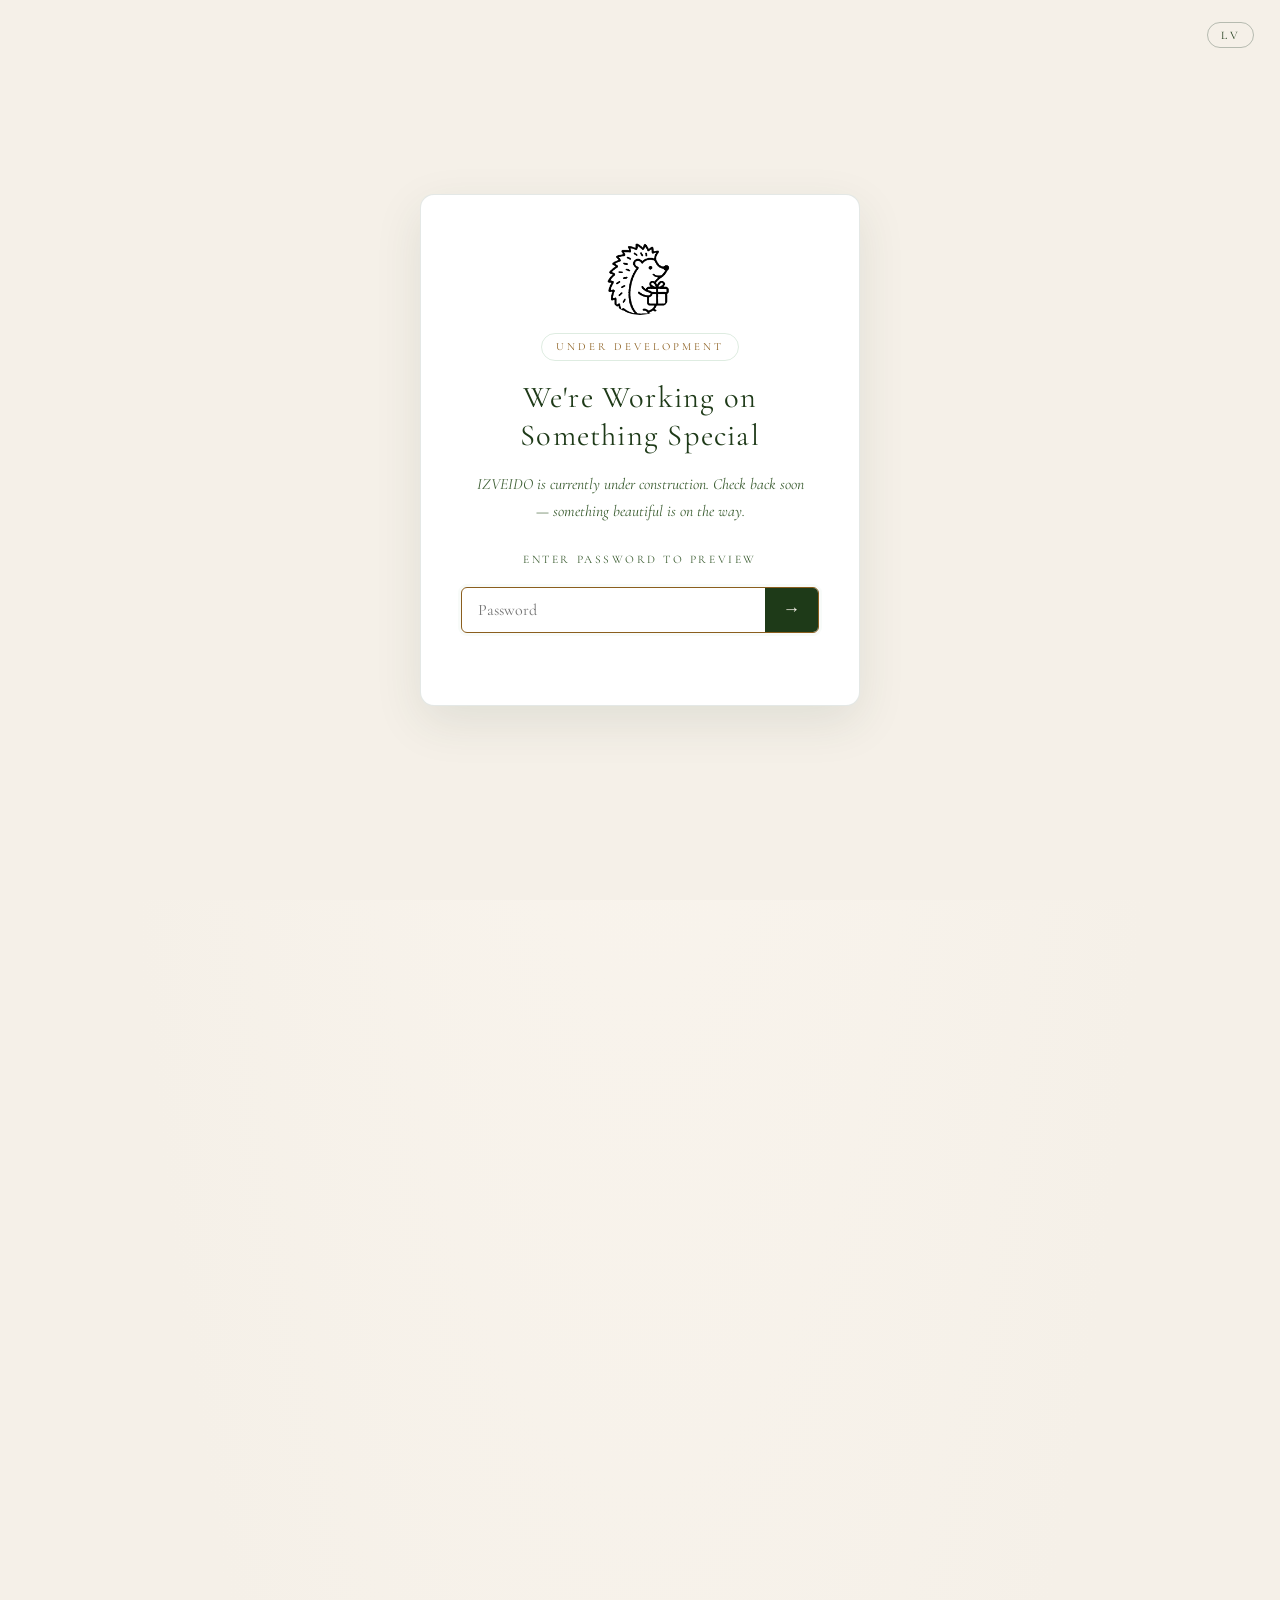
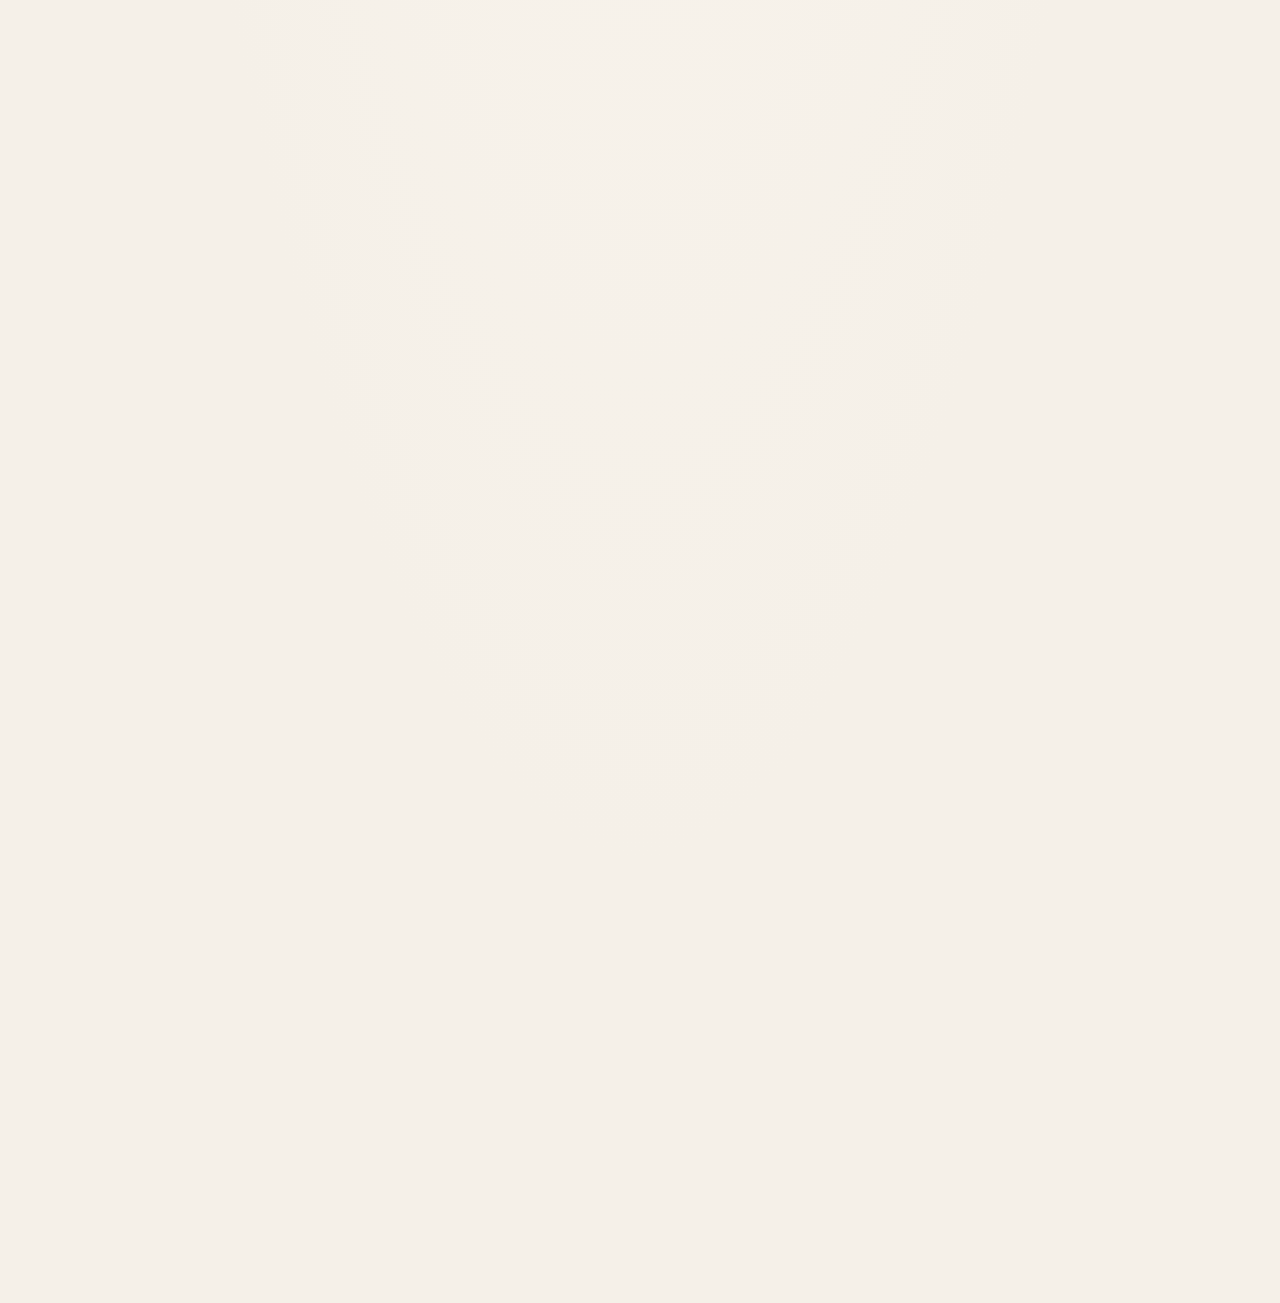
<file: gallery.html>
<!DOCTYPE html>
<html lang="en">
<head>
  <meta charset="UTF-8" />
  <meta name="viewport" content="width=device-width, initial-scale=1.0" />
  <title>Gallery — IZVEIDO</title>
  <meta name="description" content="Browse the work of IZVEIDO — custom engravings on wood, glass, apparel, and more." />
  <link rel="preconnect" href="https://fonts.googleapis.com" />
  <link rel="preconnect" href="https://fonts.gstatic.com" crossorigin />
  <link href="https://fonts.googleapis.com/css2?family=Cormorant+Garamond:ital,wght@0,300;0,400;0,600;1,300;1,400&display=swap" rel="stylesheet" />
  <link rel="icon" type="image/svg+xml" href="favicon.svg" />
  <link rel="apple-touch-icon" href="logo.png" />
  <link rel="stylesheet" href="styles.css" />
</head>
<body>

  <!-- ── Navigation ─────────────────────────────────── -->
  <nav>
    <a class="nav-logo" href="index.html">
      <img src="logo.png" alt="IZVEIDO" />
      <span class="nav-logo-wordmark">IZVEIDO</span>
    </a>
    <div class="nav-right">
      <ul>
        <li><a href="index.html#about"  data-en="About"    data-lv="Par mums"    data-ru="О нас">About</a></li>
        <li><a href="services.html"     data-en="Services" data-lv="Pakalpojumi" data-ru="Услуги">Services</a></li>
        <li><a href="gallery.html" class="active" data-en="Gallery" data-lv="Galerija" data-ru="Галерея">Gallery</a></li>
      </ul>
      <div class="lang-dropdown" id="lang-dropdown">
        <button class="lang-trigger" id="lang-trigger">
          <span class="lang-flag">🇬🇧</span>
          <span class="lang-code">EN</span>
          <svg class="lang-chevron" width="12" height="12" viewBox="0 0 14 14" fill="none" aria-hidden="true">
            <path d="M2 5l5 5 5-5" stroke="currentColor" stroke-width="1.5" stroke-linecap="round" stroke-linejoin="round"/>
          </svg>
        </button>
        <ul class="lang-list">
          <li data-lang="en"><span>EN</span></li>
          <li data-lang="lv"><span>LV</span></li>
          <li data-lang="ru"><span>RU</span></li>
        </ul>
      </div>
      <div class="nav-toggle" aria-label="Toggle menu">
        <span></span><span></span><span></span>
      </div>
    </div>
  </nav>

  <div class="page-wrapper">

    <!-- ── Gallery Hero ───────────────────────────────── -->
    <div class="gallery-hero">
      <p class="section-label" data-en="Our Work" data-lv="Mūsu darbi" data-ru="Наши работы">Our Work</p>
      <h1 data-en="Gallery" data-lv="Galerija" data-ru="Галерея">Gallery</h1>
      <p data-en="A collection of our custom engravings — each piece made with care."
         data-lv="Mūsu individuālo gravējumu kolekcija — katrs darbs izgatavots ar rūpību."
         data-ru="Коллекция наших индивидуальных гравюр — каждое изделие создано с заботой.">
        A collection of our custom engravings — each piece made with care.
      </p>
    </div>

    <div class="gallery-grid" id="gallery-grid">

      <div class="gallery-track" data-speed="0.06">
        <div class="gallery-item" style="--rot:-2.1deg">
          <div class="overlay"><span>+</span></div>
          <img src="Gallery/WhatsApp Image 2026-04-30 at 09.20.14.jpeg" alt="Engraving Studio MILA" />
        </div>
      </div>

      <div class="gallery-track" data-speed="0.09">
        <div class="gallery-item" style="--rot:1.4deg">
          <div class="overlay"><span>+</span></div>
          <img src="Gallery/WhatsApp Image 2026-04-30 at 09.20.13.jpeg" alt="Engraving Studio MILA" />
        </div>
      </div>

      <div class="gallery-track" data-speed="0.04">
        <div class="gallery-item" style="--rot:-0.9deg">
          <div class="overlay"><span>+</span></div>
          <img src="Gallery/WhatsApp Image 2026-04-30 at 09.20.13 (1).jpeg" alt="Engraving Studio MILA" />
        </div>
      </div>

      <div class="gallery-track" data-speed="0.07">
        <div class="gallery-item" style="--rot:2.3deg">
          <div class="overlay"><span>+</span></div>
          <img src="Gallery/WhatsApp Image 2026-04-30 at 09.20.13 (2).jpeg" alt="Engraving Studio MILA" />
        </div>
      </div>

      <div class="gallery-track" data-speed="0.05">
        <div class="gallery-item" style="--rot:-1.6deg">
          <div class="overlay"><span>+</span></div>
          <img src="Gallery/WhatsApp Image 2026-04-30 at 09.20.13 (3).jpeg" alt="Engraving Studio MILA" />
        </div>
      </div>

      <div class="gallery-track" data-speed="0.10">
        <div class="gallery-item" style="--rot:0.8deg">
          <div class="overlay"><span>+</span></div>
          <img src="Gallery/WhatsApp Image 2026-04-30 at 09.20.12.jpeg" alt="Engraving Studio MILA" />
        </div>
      </div>

      <div class="gallery-track" data-speed="0.06">
        <div class="gallery-item" style="--rot:-2.4deg">
          <div class="overlay"><span>+</span></div>
          <img src="Gallery/WhatsApp Image 2026-04-30 at 09.30.00.jpeg" alt="Engraving Studio MILA" />
        </div>
      </div>

      <div class="gallery-track" data-speed="0.04">
        <div class="gallery-item" style="--rot:1.9deg">
          <div class="overlay"><span>+</span></div>
          <img src="Gallery/WhatsApp Image 2026-04-30 at 09.33.09.jpeg" alt="Engraving Studio MILA" />
        </div>
      </div>

      <div class="gallery-track" data-speed="0.08">
        <div class="gallery-item" style="--rot:-1.1deg">
          <div class="overlay"><span>+</span></div>
          <img src="Gallery/WhatsApp Image 2026-04-30 at 09.33.09 (1).jpeg" alt="Engraving Studio MILA" />
        </div>
      </div>

      <div class="gallery-track" data-speed="0.05">
        <div class="gallery-item" style="--rot:2.7deg">
          <div class="overlay"><span>+</span></div>
          <img src="Gallery/WhatsApp Image 2026-04-30 at 09.33.10.jpeg" alt="Engraving Studio MILA" />
        </div>
      </div>

      <div class="gallery-track" data-speed="0.07">
        <div class="gallery-item" style="--rot:-1.4deg">
          <div class="overlay"><span>+</span></div>
          <img src="Gallery/WhatsApp Image 2026-04-30 at 09.33.10 (1).jpeg" alt="Engraving Studio MILA" />
        </div>
      </div>

      <div class="gallery-track" data-speed="0.03">
        <div class="gallery-item" style="--rot:1.0deg">
          <div class="overlay"><span>+</span></div>
          <img src="Gallery/WhatsApp Image 2026-04-30 at 09.33.10 (2).jpeg" alt="Engraving Studio MILA" />
        </div>
      </div>

      <div class="gallery-track" data-speed="0.09">
        <div class="gallery-item" style="--rot:-2.8deg">
          <div class="overlay"><span>+</span></div>
          <img src="Gallery/WhatsApp Image 2026-04-30 at 09.33.10 (3).jpeg" alt="Engraving Studio MILA" />
        </div>
      </div>

      <div class="gallery-track" data-speed="0.05">
        <div class="gallery-item" style="--rot:1.6deg">
          <div class="overlay"><span>+</span></div>
          <img src="Gallery/WhatsApp Image 2026-04-30 at 09.33.10 (4).jpeg" alt="Engraving Studio MILA" />
        </div>
      </div>

      <div class="gallery-track" data-speed="0.07">
        <div class="gallery-item" style="--rot:-0.7deg">
          <div class="overlay"><span>+</span></div>
          <img src="Gallery/WhatsApp Image 2026-04-30 at 09.33.10 (5).jpeg" alt="Engraving Studio MILA" />
        </div>
      </div>

      <div class="gallery-track" data-speed="0.04">
        <div class="gallery-item" style="--rot:2.2deg">
          <div class="overlay"><span>+</span></div>
          <img src="Gallery/WhatsApp Image 2026-04-30 at 09.33.11.jpeg" alt="Engraving Studio MILA" />
        </div>
      </div>

      <div class="gallery-track" data-speed="0.10">
        <div class="gallery-item" style="--rot:-1.8deg">
          <div class="overlay"><span>+</span></div>
          <img src="Gallery/WhatsApp Image 2026-04-30 at 09.33.11 (1).jpeg" alt="Engraving Studio MILA" />
        </div>
      </div>

      <div class="gallery-track" data-speed="0.06">
        <div class="gallery-item" style="--rot:0.5deg">
          <div class="overlay"><span>+</span></div>
          <img src="Gallery/WhatsApp Image 2026-04-30 at 09.33.11 (2).jpeg" alt="Engraving Studio MILA" />
        </div>
      </div>

      <div class="gallery-track" data-speed="0.08">
        <div class="gallery-item" style="--rot:-2.0deg">
          <div class="overlay"><span>+</span></div>
          <img src="Gallery/WhatsApp Image 2026-04-30 at 09.33.11 (3).jpeg" alt="Engraving Studio MILA" />
        </div>
      </div>

      <div class="gallery-track" data-speed="0.03">
        <div class="gallery-item" style="--rot:1.3deg">
          <div class="overlay"><span>+</span></div>
          <img src="Gallery/WhatsApp Image 2026-04-30 at 09.33.11 (4).jpeg" alt="Engraving Studio MILA" />
        </div>
      </div>

      <div class="gallery-track" data-speed="0.07">
        <div class="gallery-item" style="--rot:-1.5deg">
          <div class="overlay"><span>+</span></div>
          <img src="Gallery/WhatsApp Image 2026-04-30 at 09.33.12.jpeg" alt="Engraving Studio MILA" />
        </div>
      </div>

      <div class="gallery-track" data-speed="0.05">
        <div class="gallery-item" style="--rot:2.5deg">
          <div class="overlay"><span>+</span></div>
          <img src="Gallery/WhatsApp Image 2026-04-30 at 09.33.12 (1).jpeg" alt="Engraving Studio MILA" />
        </div>
      </div>

      <div class="gallery-track" data-speed="0.09">
        <div class="gallery-item" style="--rot:-0.6deg">
          <div class="overlay"><span>+</span></div>
          <img src="Gallery/WhatsApp Image 2026-04-30 at 09.33.12 (2).jpeg" alt="Engraving Studio MILA" />
        </div>
      </div>

      <div class="gallery-track" data-speed="0.04">
        <div class="gallery-item" style="--rot:1.7deg">
          <div class="overlay"><span>+</span></div>
          <img src="Gallery/WhatsApp Image 2026-04-30 at 09.33.12 (3).jpeg" alt="Engraving Studio MILA" />
        </div>
      </div>

    </div>

    <!-- ── Footer ─────────────────────────────────────── -->
    <footer>
      <img src="logolight.png" alt="IZVEIDO" class="footer-logo" />
      <p>
        <span data-en="© 2026 Engraving Studio MILA. All rights reserved."
              data-lv="© 2026 Engraving Studio MILA. Visas tiesības aizsargātas."
              data-ru="© 2026 Engraving Studio MILA. Все права защищены.">
          © 2026 Engraving Studio MILA. All rights reserved.
        </span>
      </p>
    </footer>

  </div><!-- /page-wrapper -->

  <!-- Lightbox -->
  <div id="lightbox" class="lightbox">
    <div class="lightbox-controls">
      <a id="lightbox-download" class="lightbox-btn" download aria-label="Download" title="Download">
        <svg width="18" height="18" viewBox="0 0 24 24" fill="none" stroke="currentColor" stroke-width="2" stroke-linecap="round" stroke-linejoin="round">
          <path d="M12 3v13M7 11l5 5 5-5"/><path d="M5 20h14"/>
        </svg>
      </a>
      <button id="lightbox-close" class="lightbox-btn" aria-label="Close">&times;</button>
    </div>
    <div id="lightbox-inner" class="lightbox-inner"></div>
  </div>

  <script src="script.js"></script>
</body>
</html>
</file>
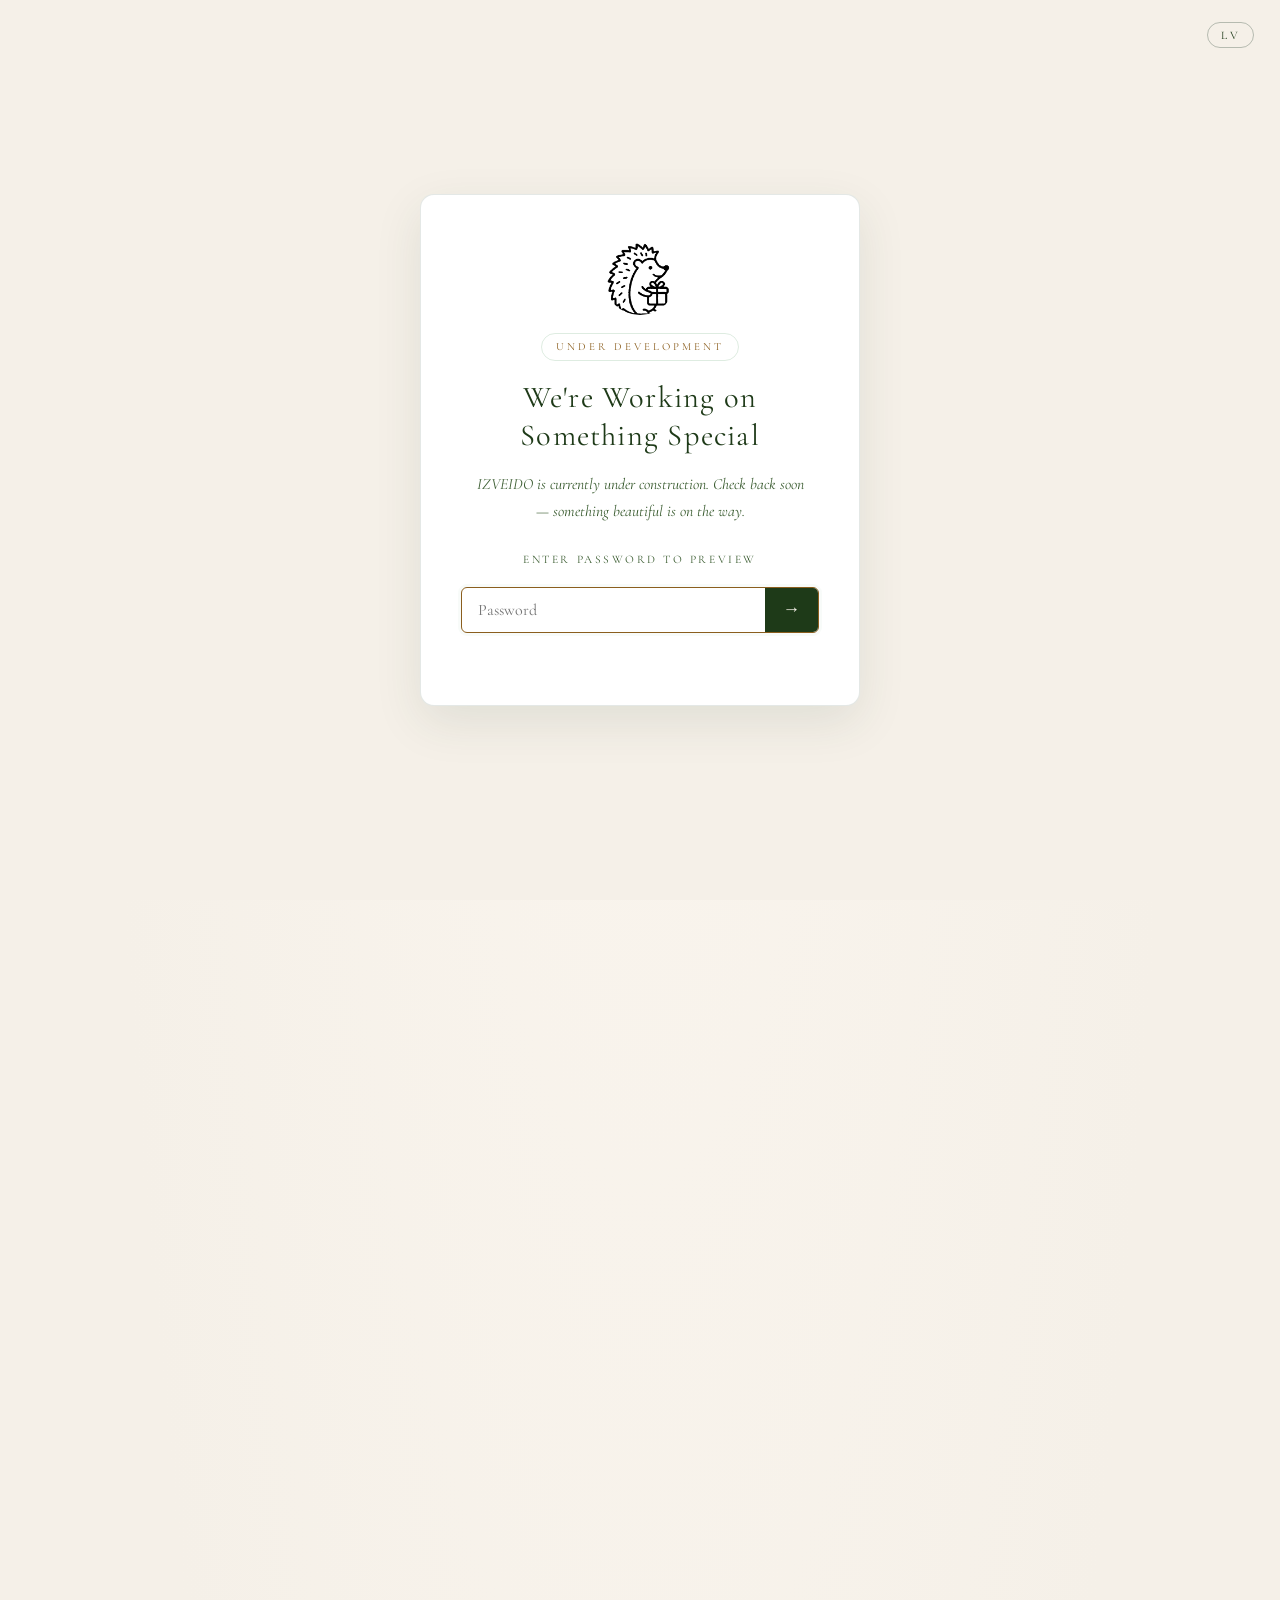
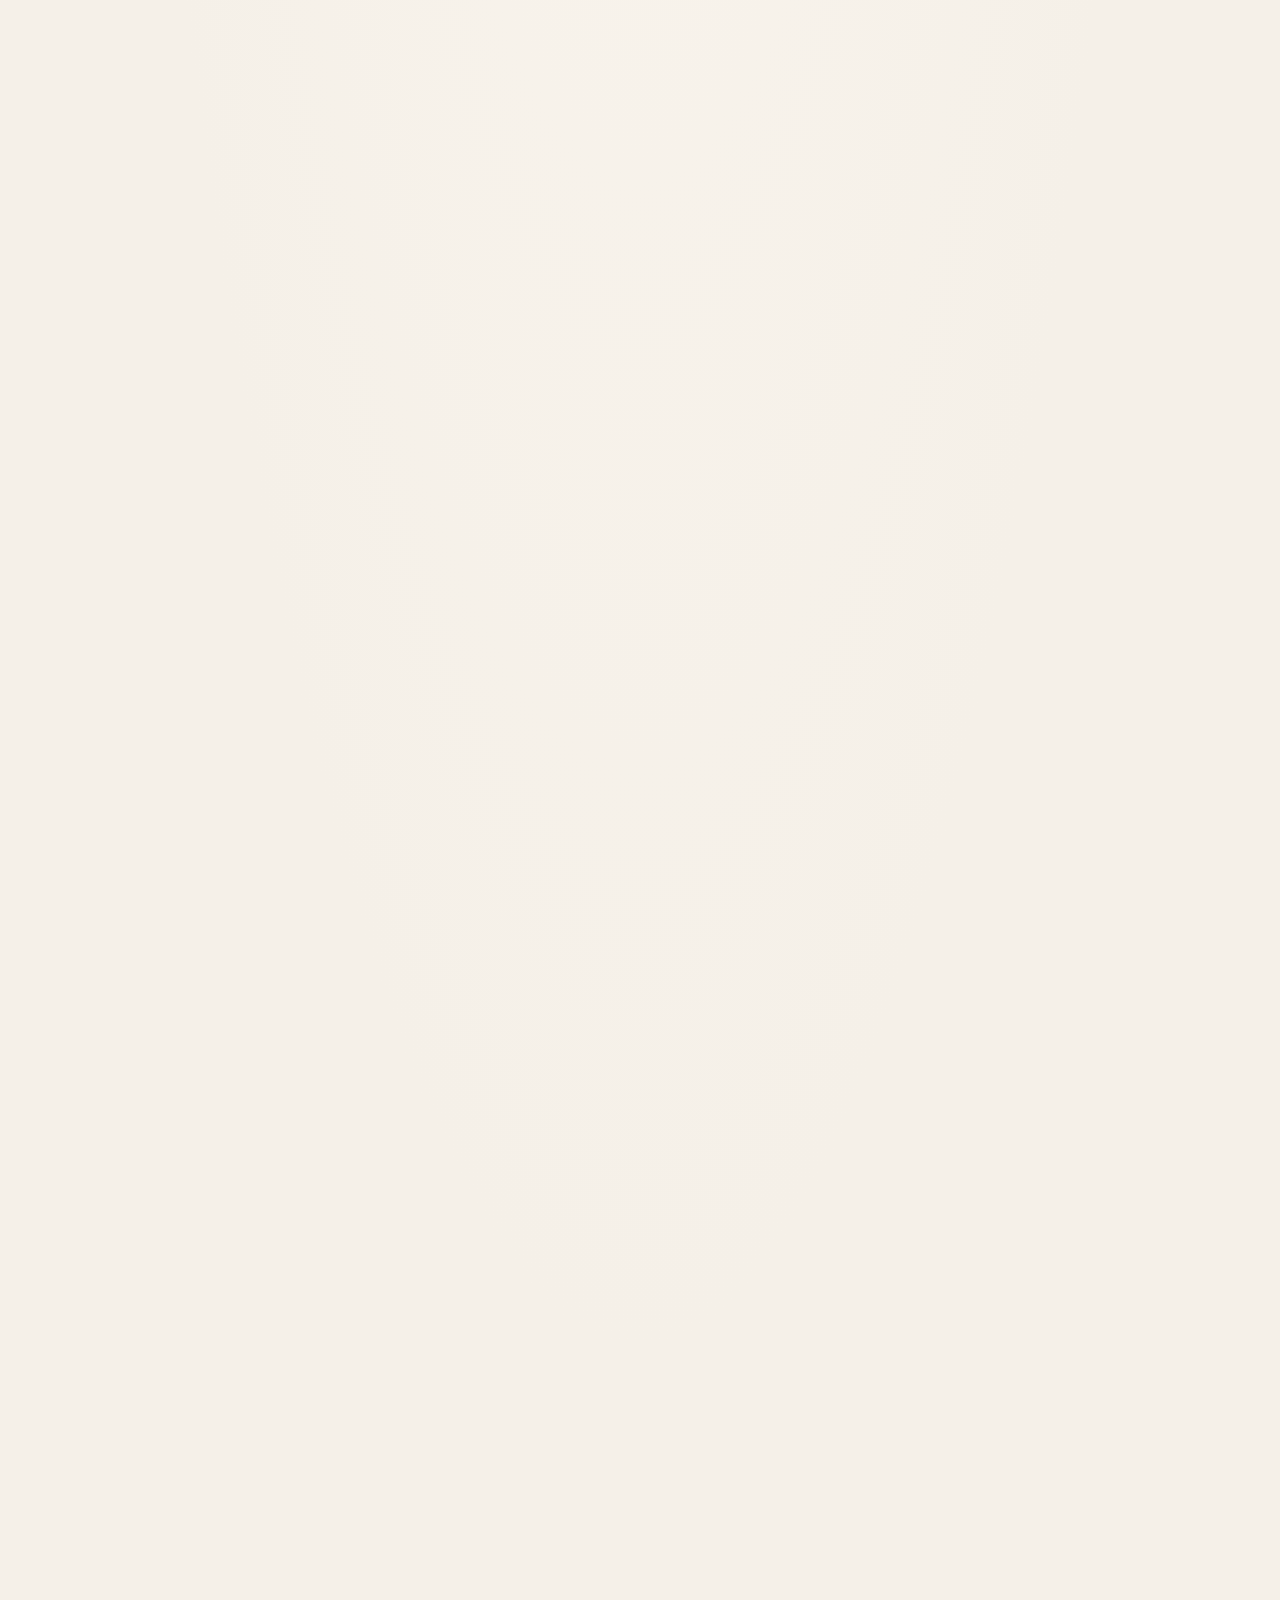
<file: services.html>
<!DOCTYPE html>
<html lang="en">
<head>
  <meta charset="UTF-8" />
  <meta name="viewport" content="width=device-width, initial-scale=1.0" />
  <title>Services — IZVEIDO</title>
  <meta name="description" content="Explore the full range of services at IZVEIDO — wood engraving, glassware, custom apparel, and personalised gifts." />
  <link rel="preconnect" href="https://fonts.googleapis.com" />
  <link rel="preconnect" href="https://fonts.gstatic.com" crossorigin />
  <link href="https://fonts.googleapis.com/css2?family=Cormorant+Garamond:ital,wght@0,300;0,400;0,600;1,300;1,400&display=swap" rel="stylesheet" />
  <link rel="icon" type="image/svg+xml" href="favicon.svg" />
  <link rel="apple-touch-icon" href="logo.png" />
  <link rel="stylesheet" href="styles.css" />
</head>
<body>

  <!-- ── Navigation ─────────────────────────────────── -->
  <nav>
    <a class="nav-logo" href="index.html">
      <img src="logo.png" alt="IZVEIDO" />
      <span class="nav-logo-wordmark">IZVEIDO</span>
    </a>
    <div class="nav-right">
      <ul>
        <li><a href="index.html#about"  data-en="About"    data-lv="Par mums"    data-ru="О нас">About</a></li>
        <li><a href="services.html" class="active" data-en="Services" data-lv="Pakalpojumi" data-ru="Услуги">Services</a></li>
        <li><a href="gallery.html"      data-en="Gallery"  data-lv="Galerija"    data-ru="Галерея">Gallery</a></li>
      </ul>
      <div class="lang-dropdown" id="lang-dropdown">
        <button class="lang-trigger" id="lang-trigger">
          <span class="lang-flag">🇬🇧</span>
          <span class="lang-code">EN</span>
          <svg class="lang-chevron" width="12" height="12" viewBox="0 0 14 14" fill="none" aria-hidden="true">
            <path d="M2 5l5 5 5-5" stroke="currentColor" stroke-width="1.5" stroke-linecap="round" stroke-linejoin="round"/>
          </svg>
        </button>
        <ul class="lang-list">
          <li data-lang="en"><span>EN</span></li>
          <li data-lang="lv"><span>LV</span></li>
          <li data-lang="ru"><span>RU</span></li>
        </ul>
      </div>
      <div class="nav-toggle" aria-label="Toggle menu">
        <span></span><span></span><span></span>
      </div>
    </div>
  </nav>

  <div class="page-wrapper">

    <!-- ── Hero ─────────────────────────────────────── -->
    <div class="services-hero">
      <p class="section-label" data-en="What We Offer" data-lv="Ko mēs piedāvājam" data-ru="Что мы предлагаем">What We Offer</p>
      <h1 data-en="Our Services" data-lv="Mūsu pakalpojumi" data-ru="Наши услуги">Our Services</h1>
      <p data-en="Handcrafted with precision — explore everything we can create for you."
         data-lv="Izgatavots ar precizitāti — uzziniet visu, ko mēs varam radīt jums."
         data-ru="Создано с точностью — узнайте всё, что мы можем сделать для вас.">
        Handcrafted with precision — explore everything we can create for you.
      </p>
    </div>

    <!-- ── Service detail cards ──────────────────────── -->
    <div class="service-detail-grid">

      <!-- Wood Engraving -->
      <div class="service-detail-card reveal" id="wood">
        <div class="svc-img-wrap">
          <img src="Gallery/WhatsApp Image 2026-04-30 at 09.33.12.jpeg" alt="Wood engraving" class="svc-img" />
        </div>
        <div class="svc-icon"><img src="Gallery/Koks_Icon.png" alt="Wood Engraving" /></div>
        <h2 data-en="Wood Engraving" data-lv="Koka gravēšana" data-ru="Гравировка по дереву">Wood Engraving</h2>
        <div class="svc-divider"></div>
        <p class="svc-desc"
           data-en="Our wood engraving transforms everyday wooden items into lasting keepsakes. Using precision laser technology, we engrave fine text, logos, illustrations, and patterns onto a wide range of wooden surfaces — from rustic cutting boards to elegant gift boxes."
           data-lv="Mūsu koka gravēšana pārvērš ikdienas koka priekšmetus par mūžīgiem piemiņas priekšmetiem. Izmantojot precīzu lāzertehnoloģiju, mēs gravējam smalku tekstu, logotipus, ilustrācijas un rakstus uz plašas koka virsmu izvēles — no rustikāliem griešanas dēļiem līdz elegantām dāvanu kastēm."
           data-ru="Наша гравировка по дереву превращает обычные деревянные предметы в вечные сувениры. Используя точные лазерные технологии, мы гравируем текст, логотипы, иллюстрации и узоры на широком ассортименте деревянных поверхностей — от деревенских разделочных досок до элегантных подарочных коробок.">
          Our wood engraving transforms everyday wooden items into lasting keepsakes. Using precision laser technology, we engrave fine text, logos, illustrations, and patterns onto a wide range of wooden surfaces — from rustic cutting boards to elegant gift boxes.
        </p>
        <ul class="svc-capabilities">
          <li data-en="Cutting boards"    data-lv="Griešanas dēļi"      data-ru="Разделочные доски">Cutting boards</li>
          <li data-en="Gift boxes"        data-lv="Dāvanu kastes"        data-ru="Подарочные коробки">Gift boxes</li>
          <li data-en="Picture frames"    data-lv="Foto rāmji"           data-ru="Фоторамки">Picture frames</li>
          <li data-en="Signs &amp; plaques" data-lv="Zīmes un plāksnes" data-ru="Вывески и таблички">Signs &amp; plaques</li>
          <li data-en="Wine boards"       data-lv="Vīna dēļi"            data-ru="Винные доски">Wine boards</li>
          <li data-en="Cheese boards"     data-lv="Sieru dēļi"           data-ru="Сырные доски">Cheese boards</li>
          <li data-en="Custom logos"      data-lv="Individuāli logotipi" data-ru="Индивидуальные логотипы">Custom logos</li>
          <li data-en="Decorative panels" data-lv="Dekoratīvie paneļi"   data-ru="Декоративные панели">Decorative panels</li>
        </ul>
      </div>

      <!-- Glassware -->
      <div class="service-detail-card reveal" id="glassware">
        <div class="svc-img-wrap">
          <img src="Gallery/WhatsApp Image 2026-04-30 at 09.33.12 (2).jpeg" alt="Glassware engraving" class="svc-img" />
        </div>
        <div class="svc-icon"><img src="Gallery/Stikls_Icon.png" alt="Glassware" /></div>
        <h2 data-en="Glassware" data-lv="Stikla izstrādājumi" data-ru="Стеклянные изделия">Glassware</h2>
        <div class="svc-divider"></div>
        <p class="svc-desc"
           data-en="Elevate any occasion with beautifully engraved glassware. Whether it's a set of wedding champagne flutes, a whiskey tumbler for a milestone birthday, or a bespoke decanter for a corporate gift — we bring elegance to every piece."
           data-lv="Piešķiriet jebkurai reizei īpašu nozīmi ar skaisti gravētiem stikla izstrādājumiem. Vai tas ir kāzu šampanieša glāžu komplekts, viskija glāze nozīmīgai dzimšanas dienai vai individuāls dekantieris korporatīvai dāvanai — mēs piešķiram eleganci katram priekšmetam."
           data-ru="Украсьте любой повод красиво гравированными стеклянными изделиями. Будь то набор свадебных бокалов для шампанского, стакан для виски на юбилей или эксклюзивный декантер в качестве корпоративного подарка — мы придаём элегантность каждому изделию.">
          Elevate any occasion with beautifully engraved glassware. Whether it's a set of wedding champagne flutes, a whiskey tumbler for a milestone birthday, or a bespoke decanter for a corporate gift — we bring elegance to every piece.
        </p>
        <ul class="svc-capabilities">
          <li data-en="Wine glasses"      data-lv="Vīna glāzes"          data-ru="Бокалы для вина">Wine glasses</li>
          <li data-en="Champagne flutes"  data-lv="Šampanieša glāzes"    data-ru="Бокалы для шампанского">Champagne flutes</li>
          <li data-en="Whiskey tumblers"  data-lv="Viskija glāzes"       data-ru="Стаканы для виски">Whiskey tumblers</li>
          <li data-en="Beer mugs"         data-lv="Alus krūzes"          data-ru="Пивные кружки">Beer mugs</li>
          <li data-en="Decanters"         data-lv="Dekanteri"            data-ru="Декантеры">Decanters</li>
          <li data-en="Crystal vases"     data-lv="Kristāla vāzes"       data-ru="Хрустальные вазы">Crystal vases</li>
          <li data-en="Monograms"         data-lv="Monogrammas"          data-ru="Монограммы">Monograms</li>
          <li data-en="Wedding sets"      data-lv="Kāzu komplekti"       data-ru="Свадебные наборы">Wedding sets</li>
        </ul>
      </div>

      <!-- Custom Apparel -->
      <div class="service-detail-card reveal" id="apparel">
        <div class="svc-img-wrap">
          <img src="Gallery/WhatsApp Image 2026-04-30 at 09.33.10 (3).jpeg" alt="Custom apparel" class="svc-img" />
        </div>
        <div class="svc-icon"><img src="Gallery/Apgerbs_Icon.png" alt="Custom Apparel" /></div>
        <h2 data-en="Custom Apparel" data-lv="Personalizēts apģērbs" data-ru="Одежда на заказ">Custom Apparel</h2>
        <div class="svc-divider"></div>
        <p class="svc-desc"
           data-en="From team uniforms to one-of-a-kind statement pieces, we personalise clothing and accessories with embroidery, print, and more. Perfect for corporate branding, sports teams, events, or simply a unique personal gift."
           data-lv="No komandas formastērpiem līdz unikāliem apģērbiem — mēs personalizējam apģērbus un aksesuārus ar izšuvumiem, apdruku un citām tehnikām. Ideāli piemērots korporatīvajam zīmolam, sporta komandām, pasākumiem vai vienkārši unikālai personīgai dāvanai."
           data-ru="От командной формы до уникальных изделий — мы персонализируем одежду и аксессуары с помощью вышивки, печати и других техник. Идеально для корпоративного брендинга, спортивных команд, мероприятий или в качестве уникального личного подарка.">
          From team uniforms to one-of-a-kind statement pieces, we personalise clothing and accessories with embroidery, print, and more. Perfect for corporate branding, sports teams, events, or simply a unique personal gift.
        </p>
        <ul class="svc-capabilities">
          <li data-en="T-shirts"            data-lv="T-krekli"            data-ru="Футболки">T-shirts</li>
          <li data-en="Hoodies &amp; sweaters" data-lv="Džemperi"         data-ru="Худи и свитера">Hoodies &amp; sweaters</li>
          <li data-en="Jackets &amp; coats" data-lv="Jakas"               data-ru="Куртки и пальто">Jackets &amp; coats</li>
          <li data-en="Polo shirts"         data-lv="Polo krekli"         data-ru="Поло">Polo shirts</li>
          <li data-en="Caps &amp; hats"     data-lv="Cepures"             data-ru="Кепки и шляпы">Caps &amp; hats</li>
          <li data-en="Tote bags"           data-lv="Auduma somas"        data-ru="Сумки-шопперы">Tote bags</li>
          <li data-en="Team uniforms"       data-lv="Komandas apģērbs"    data-ru="Командная форма">Team uniforms</li>
          <li data-en="Corporate branding"  data-lv="Korporatīvais zīmols" data-ru="Корпоративный брендинг">Corporate branding</li>
        </ul>
      </div>

      <!-- Custom Gifts -->
      <div class="service-detail-card reveal" id="gifts">
        <div class="svc-img-wrap">
          <img src="Gallery/WhatsApp Image 2026-04-30 at 09.33.11.jpeg" alt="Custom gifts" class="svc-img" />
        </div>
        <div class="svc-icon"><img src="Gallery/Davana_Icon.png" alt="Custom Gifts" /></div>
        <h2 data-en="Custom Gifts" data-lv="Individuālas dāvanas" data-ru="Индивидуальные подарки">Custom Gifts</h2>
        <div class="svc-divider"></div>
        <p class="svc-desc"
           data-en="Have something specific in mind? We love working on unique commissions. From wedding gifts and corporate awards to memorial keepsakes and baby shower sets — if you can imagine it, we can engrave it."
           data-lv="Vai jums ir kāda īpaša ideja? Mēs labprāt strādājam pie unikāliem pasūtījumiem. No kāzu dāvanām un korporatīvām balvām līdz piemiņas priekšmetiem un jaundzimušā komplektiem — ja varat to iedomāties, mēs to varam gravēt."
           data-ru="Есть конкретная идея? Мы с удовольствием работаем над уникальными заказами. От свадебных подарков и корпоративных наград до памятных изделий и наборов для новорождённых — если вы можете это представить, мы это гравируем.">
          Have something specific in mind? We love working on unique commissions. From wedding gifts and corporate awards to memorial keepsakes and baby shower sets — if you can imagine it, we can engrave it.
        </p>
        <ul class="svc-capabilities">
          <li data-en="Wedding gifts"       data-lv="Kāzu dāvanas"          data-ru="Свадебные подарки">Wedding gifts</li>
          <li data-en="Corporate awards"    data-lv="Korporatīvas balvas"    data-ru="Корпоративные награды">Corporate awards</li>
          <li data-en="Birthday gifts"      data-lv="Dzimšanas dienas dāvanas" data-ru="Подарки на день рождения">Birthday gifts</li>
          <li data-en="Baby shower sets"    data-lv="Mazuļa komplekti"       data-ru="Наборы для новорождённых">Baby shower sets</li>
          <li data-en="Memorial pieces"     data-lv="Piemiņas priekšmeti"    data-ru="Памятные изделия">Memorial pieces</li>
          <li data-en="Graduation gifts"    data-lv="Absolventu dāvanas"     data-ru="Подарки выпускникам">Graduation gifts</li>
          <li data-en="Holiday collections" data-lv="Svētku kolekcijas"      data-ru="Праздничные коллекции">Holiday collections</li>
          <li data-en="Fully custom"        data-lv="Pilnīgi individuāli"    data-ru="Полностью индивидуально">Fully custom</li>
        </ul>
      </div>

    </div>

    <!-- ── CTA ───────────────────────────────────────── -->
    <div class="services-cta reveal">
      <p data-en="Don't see exactly what you need? Get in touch — we'll make it work."
         data-lv="Neatradāt to, kas jums nepieciešams? Sazinieties ar mums — mēs atradam risinājumu."
         data-ru="Не нашли то, что вам нужно? Свяжитесь с нами — мы найдём решение.">
        Don't see exactly what you need? Get in touch — we'll make it work.
      </p>
      <a href="index.html#contact" class="btn btn-red"
         data-en="Request a Quote" data-lv="Pieprasīt cenu" data-ru="Запросить цену">Request a Quote</a>
    </div>

    <!-- ── Footer ─────────────────────────────────────── -->
    <footer>
      <img src="logolight.png" alt="IZVEIDO" class="footer-logo" />
      <p>
        <span data-en="© 2026 IZVEIDO. All rights reserved."
              data-lv="© 2026 IZVEIDO. Visas tiesības aizsargātas."
              data-ru="© 2026 IZVEIDO. Все права защищены.">
          © 2026 IZVEIDO. All rights reserved.
        </span>
      </p>
    </footer>

  </div><!-- /page-wrapper -->

  <script src="script.js"></script>
</body>
</html>
</file>
<file: styles.css>
﻿/* ── Password gate ───────────────────────────────────── */
body.pw-locked { overflow: hidden; }
body.pw-locked .page-wrapper,
body.pw-locked nav { visibility: hidden; }

#pw-gate {
  position: fixed; inset: 0; z-index: 9999;
  background: var(--cream);
  display: flex; align-items: center; justify-content: center;
  padding: 2rem;
  transition: opacity .5s ease;
}
#pw-gate.pw-fade-out { opacity: 0; pointer-events: none; }

/* Language toggle inside gate */
.pw-lang-btn {
  position: absolute; top: 1.4rem; right: 1.6rem;
  background: none;
  border: 1px solid rgba(38,64,48,.3);
  border-radius: 20px;
  color: var(--brown);
  padding: .3rem .85rem;
  font-family: inherit;
  font-size: .72rem;
  letter-spacing: .2em;
  cursor: pointer;
  transition: background .25s, color .25s, border-color .25s;
}
.pw-lang-btn:hover {
  background: var(--brown);
  color: var(--cream);
  border-color: var(--brown);
}

.pw-box {
  display: flex; flex-direction: column; align-items: center;
  gap: 1.1rem;
  padding: 3rem 2.5rem 2.5rem;
  background: var(--white);
  border: 1px solid rgba(38,64,48,.12);
  border-radius: 14px;
  box-shadow: 0 16px 48px rgba(38,64,48,.10);
  width: min(440px, 100%);
  text-align: center;
}
.pw-logo {
  width: 72px; height: 72px;
  border-radius: 50%;
  object-fit: cover;
}
.pw-badge {
  display: inline-block;
  font-size: .68rem;
  letter-spacing: .28em;
  text-transform: uppercase;
  color: var(--red);
  border: 1px solid rgba(160,201,168,.35);
  border-radius: 20px;
  padding: .25rem .85rem;
}
.pw-heading {
  font-size: clamp(1.3rem, 4vw, 1.9rem);
  font-weight: 400;
  line-height: 1.25;
  letter-spacing: .04em;
  color: var(--brown);
  margin: 0;
}
.pw-sub {
  font-size: .98rem;
  color: var(--brown2);
  font-style: italic;
  line-height: 1.7;
  max-width: 340px;
}
.pw-label {
  font-size: .72rem;
  letter-spacing: .22em;
  text-transform: uppercase;
  color: var(--brown2);
  margin-top: .4rem;
}
.pw-field-wrap {
  display: flex; width: 100%;
  border: 1px solid rgba(38,64,48,.25);
  border-radius: 6px;
  overflow: hidden;
  transition: border-color .25s, box-shadow .25s;
}
.pw-field-wrap:focus-within {
  border-color: var(--red);
  box-shadow: 0 0 0 3px rgba(160,201,168,.07);
}
#pw-input {
  flex: 1;
  padding: .75rem 1rem;
  border: none; outline: none;
  background: transparent;
  color: var(--brown);
  font-family: inherit; font-size: 1rem;
}
#pw-submit {
  padding: 0 1.1rem;
  background: var(--brown);
  color: var(--cream);
  border: none; cursor: pointer;
  font-size: 1.1rem;
  transition: background .2s;
}
#pw-submit:hover { background: var(--red); }
.pw-error {
  font-size: .82rem;
  color: var(--red);
  font-style: italic;
  min-height: 1.1em;
}

@keyframes pwShake {
  0%,100% { transform: translateX(0); }
  20%,60%  { transform: translateX(-6px); }
  40%,80%  { transform: translateX(6px); }
}
.pw-shake { animation: pwShake .4s ease; }

/* ── Reset & base ────────────────────────────────────── */
*, *::before, *::after { box-sizing: border-box; margin: 0; padding: 0; }

:root {
  --cream:  #F5F0E8;   /* warm natural off-white */
  --stone:  #C3D4B0;   /* dusty sage — muted pastel */
  --sand:   #A8C898;   /* muted sage */
  --brown:  #1E3A18;   /* deep forest green — primary text */
  --brown2: #3A5C30;   /* medium forest green — secondary text */
  --red:    #8B5E1E;   /* forest green — accent */
  --sage:   #8FBC80;   /* light sage — for dark section accents */
  --white:  #ffffff;
  --gap:    clamp(2rem, 6vw, 5rem);
  --radius: 18px;
}

html { scroll-behavior: smooth; font-size: 16px; }

body {
  background: var(--cream);
  color: var(--brown);
  font-family: 'Cormorant Garamond', Georgia, serif;
  line-height: 1.7;
  overflow-x: hidden;
  hyphens: auto;
  overflow-wrap: break-word;
  -webkit-font-smoothing: antialiased;
  -moz-osx-font-smoothing: grayscale;
}

img { max-width: 100%; display: block; }
a  { color: inherit; text-decoration: none; }

/* ── Page transitions ────────────────────────────────── */
.page-wrapper {
  animation: fadeIn .45s ease both;
  will-change: opacity;
  transition: opacity .28s ease;
}
@keyframes fadeIn {
  from { opacity: 0; }
  to   { opacity: 1; }
}

/* Fade-out state triggered by JS before navigation */
body.is-leaving .page-wrapper,
body.is-leaving nav { opacity: 0; }

/* ── Navigation ──────────────────────────────────────── */
nav {
  position: fixed; top: 0; left: 0; right: 0; z-index: 100;
  display: flex; align-items: center; justify-content: space-between;
  padding: 1rem 2.5rem;
  background: rgba(245,240,232,.92);
  backdrop-filter: blur(8px);
  border-bottom: 1px solid rgba(38,64,48,.10);
  transition: padding .3s, opacity .28s ease;
  will-change: opacity;
  -webkit-font-smoothing: antialiased;
  -moz-osx-font-smoothing: grayscale;
}
nav.scrolled { padding: .6rem 2.5rem; }

nav .nav-logo {
  display: flex; align-items: center; gap: .55rem;
  -webkit-tap-highlight-color: transparent;
  user-select: none;
}
nav .nav-logo:focus         { outline: none; }
nav .nav-logo:focus-visible { outline: 2px solid var(--red); outline-offset: 3px; }
nav .nav-logo img { height: 38px; width: auto; transition: height .3s; }
nav.scrolled .nav-logo img { height: 28px; }
.nav-logo-wordmark {
  font-family: 'Felix Titling', 'Trajan Pro', 'Cormorant Garamond', Georgia, serif;
  font-size: 1.05rem;
  font-weight: 400;
  letter-spacing: .28em;
  text-transform: uppercase;
  color: var(--brown);
  transition: font-size .3s;
}
nav.scrolled .nav-logo-wordmark { font-size: .9rem; }

nav ul {
  list-style: none;
  display: flex; gap: 2.5rem;
  font-size: .95rem;
  letter-spacing: .12em;
  text-transform: uppercase;
}
nav ul a {
  position: relative;
  padding-bottom: 2px;
  transition: color .25s;
  -webkit-tap-highlight-color: transparent;
  user-select: none;
}
nav ul a:focus         { outline: none; }
nav ul a:focus-visible { outline: 2px solid var(--red); outline-offset: 3px; }
nav ul a::after {
  content: '';
  position: absolute; left: 0; bottom: 0;
  width: 0; height: 1px;
  background: var(--red);
  transition: width .3s;
}
nav ul a:hover { color: var(--red); }
nav ul a:hover::after,
nav ul a.active::after { width: 100%; }
nav ul a.active { color: var(--red); }

/* Language toggle + nav-right */
.nav-right { display: flex; align-items: center; gap: 1.5rem; }

/* Language dropdown */
.lang-dropdown { position: relative; }
.lang-trigger {
  display: flex; align-items: center; justify-content: center;
  background: none;
  border: 1px solid rgba(38,64,48,.3);
  border-radius: 20px;
  color: var(--brown);
  padding: .28rem .55rem;
  cursor: pointer;
  line-height: 1;
  transition: background .3s ease, border-color .3s ease, box-shadow .3s ease, transform .2s ease;
}
.lang-trigger:hover {
  background: var(--sand);
  border-color: rgba(38,64,48,.45);
  box-shadow: 0 3px 10px rgba(38,64,48,.1);
  transform: translateY(-1px);
}
.lang-trigger:active {
  transform: scale(.94);
  box-shadow: none;
  transition: transform .1s ease;
}
/* Show code, hide flag and chevron */
.lang-flag    { display: none; }
.lang-chevron { display: none; }
.lang-code {
  font-family: 'Felix Titling', 'Trajan Pro', 'Cormorant Garamond', Georgia, serif;
  font-size: .78rem;
  font-weight: 400;
  letter-spacing: .18em;
  line-height: 1;
  display: block;
}

/* Invisible bridge — keeps hover active between trigger and list */
.lang-dropdown::after {
  content: '';
  position: absolute;
  top: 100%;
  left: -4px; right: -4px;
  height: 8px;
}

/* Dropdown list — flags only, stacked column */
.lang-list {
  position: absolute; top: calc(100% + 8px); right: 0;
  list-style: none;
  display: flex;
  flex-direction: column;
  gap: 0;
  background: var(--white);
  border: 1px solid rgba(38,64,48,.12);
  border-radius: 8px;
  box-shadow: 0 6px 20px rgba(38,64,48,.12);
  overflow: hidden;
  z-index: 200;
  opacity: 0;
  transform: translateY(-8px);
  pointer-events: none;
  transition: opacity .22s cubic-bezier(.4,0,.2,1),
              transform .22s cubic-bezier(.4,0,.2,1);
}
/* Open via hover OR JS-added class */
.lang-dropdown:hover .lang-list,
.lang-dropdown.open  .lang-list {
  opacity: 1;
  transform: translateY(0);
  pointer-events: all;
}
.lang-list li {
  display: flex; align-items: center; justify-content: center;
  padding: .38rem .65rem;
  cursor: pointer;
  line-height: 1;
  transition: background .15s;
}
.lang-list li + li { border-top: 1px solid rgba(38,64,48,.06); }
.lang-list li:hover { background: var(--stone); }
.lang-list li.active { background: rgba(160,201,168,.12); }
.lang-list li span {
  font-family: 'Felix Titling', 'Trajan Pro', 'Cormorant Garamond', Georgia, serif;
  font-size: .72rem;
  font-weight: 400;
  letter-spacing: .18em;
  line-height: 1;
  display: block;
  color: var(--brown);
}

/* Hamburger */
.nav-toggle {
  display: none;
  flex-direction: column; gap: 5px;
  cursor: pointer; padding: 4px;
}
.nav-toggle span {
  width: 24px; height: 2px;
  background: var(--brown);
  transition: all .3s;
}
.nav-toggle.open span:nth-child(1) { transform: rotate(45deg) translate(5px,5px); }
.nav-toggle.open span:nth-child(2) { opacity: 0; }
.nav-toggle.open span:nth-child(3) { transform: rotate(-45deg) translate(5px,-5px); }

/* ── Hero ────────────────────────────────────────────── */
.hero {
  position: relative;
  max-width: none; margin: 0; width: 100%;
  margin-bottom: 0;
  min-height: 120svh;
  display: flex; flex-direction: column;
  align-items: center; justify-content: flex-start;
  text-align: center;
  padding: clamp(5rem, 18svh, 11rem) 2rem 6rem;
  background: #040A05;
  overflow: hidden;
}

/* ── Logo flip card ──────────────────────────────────── */
.hero-logo-wrap {
  width: min(220px, 50vw);
  margin-bottom: 2rem;
  animation: popIn .8s cubic-bezier(.34,1.56,.64,1) .2s both;
}

.hero-logo-svg-wrap {
  position: relative;
  width: 100%;
  cursor: default;
  user-select: none;
}

.hero-logo-svg-wrap svg {
  width: 100%;
  height: auto;
  display: block;
  filter: drop-shadow(0 0 14px rgba(212, 185, 140, 0.18));
  transition: transform 0.5s cubic-bezier(0.34, 1.56, 0.64, 1),
              filter 0.45s ease;
}

.hero-logo-svg-wrap:hover svg {
  transform: scale(1.06);
  filter: drop-shadow(0 0 30px rgba(212, 185, 140, 0.5));
}

.hero-logo-svg-wrap svg path {
  fill: #EEE5D3;
}

@keyframes popIn {
  from { opacity: 0; transform: scale(.85); }
  to   { opacity: 1; transform: scale(1); }
}

.hero h1 {
  font-family: 'Felix Titling', 'Trajan Pro', 'Cormorant Garamond', Georgia, serif;
  font-size: clamp(2.8rem, 7vw, 5.5rem);
  font-weight: 400;
  letter-spacing: .22em;
  text-transform: uppercase;
  color: var(--cream);
  margin-bottom: 1rem;
  animation: fadeIn .8s ease .5s both;
}
.hero p {
  font-size: clamp(1rem, 2vw, 1.2rem);
  max-width: 540px;
  color: rgba(245, 240, 232, .80);
  font-style: italic;
  animation: fadeIn .8s ease .7s both;
}
.hero-cta {
  margin-top: 2.5rem;
  animation: fadeIn .8s ease .9s both;
}

.btn {
  display: inline-block;
  padding: .75rem 2.2rem;
  border: 1px solid var(--brown);
  border-radius: 28px;
  letter-spacing: .18em;
  text-transform: uppercase;
  font-size: .85rem;
  font-family: inherit;
  cursor: pointer;
  background: transparent;
  color: var(--brown);
  transition: background .3s, color .3s, border-color .3s;
}
.btn:hover { background: var(--brown); color: var(--cream); }
.btn.btn-red { border-color: var(--red); color: var(--red); }
.btn.btn-red:hover { background: var(--red); color: var(--white); }

/* Scroll indicator */
.scroll-hint {
  position: absolute; bottom: 30svh; left: 50%;
  display: flex; flex-direction: column; align-items: center; gap: .4rem;
  font-size: .75rem; letter-spacing: .2em; text-transform: uppercase;
  color: var(--brown2); opacity: .6;
  animation: scrollHintIn 1s ease 1.2s both;
}
@keyframes scrollHintIn {
  from { opacity: 0; transform: translateX(-50%) translateY(10px); }
  to   { opacity: .6; transform: translateX(-50%) translateY(0); }
}
.scroll-hint .line {
  width: 1px; height: 40px;
  background: var(--brown2);
  animation: lineDown 1.4s ease-in-out infinite;
  transform-origin: top;
}
@keyframes lineDown {
  0%,100% { transform: scaleY(0); opacity: 0; }
  30%,70%  { transform: scaleY(1); opacity: .5; }
}

/* ── Section base ────────────────────────────────────── */
section {
  padding: var(--gap) clamp(1.5rem, 8vw, 8rem);
  max-width: 1100px;
  margin: 0 auto;
}

.section-label {
  font-size: .75rem;
  letter-spacing: .35em;
  text-transform: uppercase;
  color: var(--red);
  margin-bottom: 1rem;
  display: flex;
  align-items: center;
  gap: .55rem;
}
.section-label::before {
  content: '◆';
  font-size: .45rem;
  opacity: .55;
  flex-shrink: 0;
}
.section-center .section-label {
  justify-content: center;
}
.section-title {
  font-size: clamp(1.8rem, 4vw, 2.8rem);
  font-weight: 400;
  line-height: 1.2;
  margin-bottom: 1.5rem;
}
.divider {
  width: 72px; height: 1px;
  background: linear-gradient(to right, transparent, var(--red), transparent);
  margin-bottom: 2rem;
}

/* ── About ───────────────────────────────────────────── */
#about { position: relative; z-index: 1; }
.about { display: grid; grid-template-columns: 1fr 1fr; gap: 4rem; align-items: center; padding-left: 4.5rem; }
.about-text p { font-size: 1.1rem; color: var(--brown2); margin-bottom: 1rem; }
.about-img-wrap { position: relative; }
.about-img-wrap::before {
  content: '';
  position: absolute;
  inset: -12px 12px 12px -12px;
  border: 1px solid var(--red);
  border-radius: var(--radius);
  z-index: 0;
}
.about-img-wrap img {
  position: relative; z-index: 1;
  width: 100%;
  object-fit: cover;
  border-radius: var(--radius);
}
.about-photo {
  width: 100%; aspect-ratio: 4/3;
  object-fit: cover;
  position: relative; z-index: 1;
  display: block;
  border-radius: var(--radius);
}
.about-placeholder {
  width: 100%; aspect-ratio: 4/3;
  background: var(--sand);
  border-radius: var(--radius);
  display: flex; flex-direction: column; align-items: center; justify-content: center;
  gap: .75rem;
  position: relative; z-index: 1;
  color: var(--brown2); font-style: italic; font-size: .9rem;
  letter-spacing: .05em;
}
.about-placeholder svg { opacity: .3; }

/* ── Services ────────────────────────────────────────── */
.services-grid {
  display: grid;
  grid-template-columns: repeat(auto-fit, minmax(200px, 1fr));
  gap: 2rem;
  margin-top: 2.5rem;
}
.service-card {
  padding: 2rem 1.5rem;
  border: 1px solid rgba(38,64,48,.09);
  border-radius: var(--radius);
  background: var(--white);
  text-align: center;
  transition: box-shadow .3s, transform .3s;
  min-width: 0;
  overflow-wrap: break-word;
  hyphens: auto;
}
.service-card:hover {
  animation-play-state: paused;
  box-shadow: 0 20px 48px rgba(38,64,48,.16);
}
@keyframes serviceFloat {
  0%   { transform: translateY(0px)  rotate(0deg); }
  30%  { transform: translateY(-9px) rotate(0.6deg); }
  65%  { transform: translateY(4px)  rotate(-0.5deg); }
  100% { transform: translateY(0px)  rotate(0deg); }
}
.service-card { animation: serviceFloat 5.5s ease-in-out infinite; }
.service-card:nth-child(1) { animation-delay: 0s; }
.service-card:nth-child(2) { animation-delay: 1.1s; }
.service-card:nth-child(3) { animation-delay: 2.2s; }
.service-card:nth-child(4) { animation-delay: 3.3s; }
@media (prefers-reduced-motion: reduce) { .service-card { animation: none; } }

.service-card .icon {
  font-size: 2rem;
  margin-bottom: 1rem;
  display: flex;
  align-items: center;
  justify-content: center;
}
.service-card .icon img {
  width: 56px;
  height: 56px;
  object-fit: contain;
  display: block;
}
.service-card h3 {
  font-size: 1.1rem; font-weight: 400;
  letter-spacing: .1em; text-transform: uppercase;
  margin-bottom: .6rem;
}
.service-card p { font-size: .95rem; color: var(--brown2); }
.svc-link {
  display: inline-block;
  margin-top: 1.1rem;
  font-size: .75rem;
  letter-spacing: .16em;
  text-transform: uppercase;
  color: var(--red);
  border-bottom: 1px solid rgba(160,201,168,.35);
  padding-bottom: 2px;
  transition: border-color .2s, color .2s, letter-spacing .2s;
}
.svc-link:hover {
  letter-spacing: .22em;
  border-color: var(--red);
}

/* ── Contact ─────────────────────────────────────────── */
.contact-wrap {
  display: grid; grid-template-columns: 1fr 1.2fr; gap: 4rem; align-items: start;
}
.contact-info p { font-size: 1rem; color: var(--brown2); margin-bottom: 1rem; }
.contact-detail {
  display: flex; align-items: flex-start; gap: .75rem;
  margin-bottom: .85rem; font-size: 1rem; color: var(--brown2);
  cursor: default;
}
.contact-detail[data-copy] {
  cursor: pointer;
  transition: color .2s, opacity .2s;
  position: relative;
  z-index: 1;
}
.contact-detail[data-copy]:hover {
  z-index: 20;
}
.contact-detail[data-copy]:hover { color: var(--brown); }
.contact-detail[data-copy].copied { opacity: .5; }
.contact-detail[data-copy]::after {
  content: 'Click to copy';
  position: absolute;
  left: 0; top: calc(100% + 8px);
  font-size: .7rem;
  letter-spacing: .08em;
  text-transform: uppercase;
  color: #F5F0E8;
  background: #0A1A0C;
  padding: .3rem .65rem;
  border-radius: 6px;
  opacity: 0;
  transform: translateY(-4px);
  transition: opacity .2s ease, transform .2s ease;
  pointer-events: none;
  white-space: nowrap;
  z-index: 10;
}
.contact-detail[data-copy]::before {
  content: '';
  position: absolute;
  left: 12px; top: calc(100% + 2px);
  border: 5px solid transparent;
  border-bottom-color: #0A1A0C;
  opacity: 0;
  transform: translateY(-4px);
  transition: opacity .2s ease, transform .2s ease;
  pointer-events: none;
  z-index: 10;
}
.contact-detail[data-copy]:hover::after,
.contact-detail[data-copy]:hover::before {
  opacity: 1;
  transform: translateY(0);
}
.contact-detail[data-copy].copied::after,
.contact-detail[data-copy].copied::before {
  opacity: 0;
}
.contact-detail .icon { color: var(--red); font-size: 1.1rem; }

form { display: flex; flex-direction: column; gap: 1.2rem; }
.form-group { display: flex; flex-direction: column; gap: .4rem; }
.form-group label {
  font-size: .78rem; letter-spacing: .2em;
  text-transform: uppercase; color: var(--brown2);
}
.form-group input,
.form-group textarea {
  padding: .75rem 1rem;
  border: 1px solid rgba(38,64,48,.25);
  border-radius: 6px;
  background: var(--white);
  color: var(--brown);
  font-family: inherit; font-size: 1rem;
  outline: none;
  transition: border-color .25s, box-shadow .25s;
}
.form-group input:focus,
.form-group textarea:focus {
  border-color: var(--red);
  box-shadow: 0 0 0 3px rgba(160,201,168,.07);
}
.form-group textarea { resize: vertical; min-height: 130px; }

/* ── Custom Select ──────────────────────────────────── */
.custom-select { position: relative; }

.select-trigger {
  width: 100%;
  display: flex; align-items: center; justify-content: space-between;
  padding: .75rem 1rem;
  border: 1px solid rgba(38,64,48,.25);
  border-radius: 6px;
  background: var(--white);
  color: var(--brown);
  font-family: inherit; font-size: 1rem;
  cursor: pointer;
  text-align: left;
  transition: border-color .25s, border-radius .2s, box-shadow .25s;
}
.select-trigger:focus { outline: none; }
.custom-select.open .select-trigger {
  border-color: var(--red);
  border-bottom-left-radius: 0;
  border-bottom-right-radius: 0;
  box-shadow: 0 0 0 3px rgba(160,201,168,.07);
}

.select-chevron {
  flex-shrink: 0;
  color: var(--brown2);
  transition: transform .25s ease;
}
.custom-select.open .select-chevron { transform: rotate(180deg); }

.select-list {
  position: absolute; top: 100%; left: 0; right: 0; z-index: 20;
  list-style: none;
  background: var(--white);
  border: 1px solid var(--red);
  border-top: none;
  border-radius: 0 0 6px 6px;
  overflow: hidden;
  max-height: 0;
  opacity: 0;
  transform: translateY(-4px);
  transition: max-height .3s ease, opacity .22s ease, transform .22s ease;
  pointer-events: none;
  box-shadow: 0 10px 28px rgba(38,64,48,.10);
}
.custom-select.open .select-list {
  max-height: 300px;
  opacity: 1;
  transform: translateY(0);
  pointer-events: all;
}
.select-list li {
  padding: .72rem 1rem;
  cursor: pointer;
  font-size: 1rem;
  color: var(--brown);
  transition: background .18s, color .18s;
  border-bottom: 1px solid rgba(38,64,48,.06);
}
.select-list li:last-child { border-bottom: none; }
.select-list li:hover { background: var(--sand); }
.select-list li.selected { color: var(--red); }
.select-list li[data-value=""] { color: var(--brown2); font-style: italic; }

.form-success {
  display: none;
  padding: 1rem 1.2rem;
  background: rgba(160,201,168,.06);
  border: 1px solid rgba(160,201,168,.3);
  border-radius: 6px;
  color: var(--red);
  font-style: italic;
  text-align: center;
}

/* ── Services page ───────────────────────────────────── */
.services-hero { padding: 8rem 2rem 3rem; text-align: center; }
.services-hero h1 { font-size: clamp(2rem, 5vw, 3.5rem); font-weight: 400; letter-spacing: .12em; }
.services-hero p { font-size: 1.05rem; color: var(--brown2); margin-top: .75rem; font-style: italic; }

.service-detail-grid {
  display: grid;
  grid-template-columns: 1fr;
  gap: 2.5rem;
  padding: 1rem clamp(1.5rem, 6vw, 6rem) var(--gap);
  max-width: 1100px;
  margin: 0 auto;
}
.service-detail-card {
  scroll-margin-top: 90px;
}
.service-detail-card {
  background: var(--white);
  border: 1px solid rgba(38,64,48,.1);
  border-radius: var(--radius);
  padding: 2.5rem 2rem;
  display: flex;
  flex-direction: column;
  gap: 1rem;
  transition: box-shadow .3s, transform .3s;
}
.service-detail-card:hover {
  transform: translateY(-4px);
  box-shadow: 0 14px 40px rgba(38,64,48,.1);
}
.svc-img-wrap {
  width: calc(100% + 4rem);
  margin: -2.5rem -2rem 1.5rem;
  height: 220px;
  overflow: hidden;
  border-radius: var(--radius) var(--radius) 0 0;
  flex-shrink: 0;
}
.svc-img {
  width: 100%; height: 100%;
  object-fit: cover;
  transition: transform .5s ease;
  display: block;
}
.service-detail-card:hover .svc-img { transform: scale(1.05); }
.service-detail-card .svc-icon {
  font-size: 2.8rem;
  line-height: 1;
  display: flex;
  align-items: center;
}
.service-detail-card .svc-icon img {
  width: 64px;
  height: 64px;
  object-fit: contain;
  display: block;
}
.service-detail-card h2 {
  font-size: clamp(1.3rem, 2.5vw, 1.7rem);
  font-weight: 400;
  letter-spacing: .1em;
  margin: 0;
}
.service-detail-card .svc-divider {
  width: 36px; height: 1px;
  background: var(--red);
  flex-shrink: 0;
}
.service-detail-card .svc-desc {
  font-size: 1rem;
  color: var(--brown2);
  line-height: 1.8;
  margin: 0;
}
.svc-capabilities {
  list-style: none;
  padding: 0; margin: 0;
  display: flex;
  flex-wrap: wrap;
  gap: .5rem;
}
.svc-capabilities li {
  font-size: .78rem;
  letter-spacing: .08em;
  text-transform: uppercase;
  color: var(--brown);
  background: var(--sand);
  border: 1px solid rgba(38,64,48,.1);
  border-radius: 20px;
  padding: .3rem .8rem;
}
.services-cta {
  text-align: center;
  padding: var(--gap) 2rem calc(var(--gap) * 1.5);
}
.services-cta p {
  font-size: 1.05rem;
  color: var(--brown2);
  font-style: italic;
  margin-bottom: 1.5rem;
}

/* ── Gallery page ────────────────────────────────────── */
.gallery-hero { padding: 8rem 2rem 3rem; text-align: center; }
.gallery-hero h1 {
  font-size: clamp(2rem, 5vw, 3.5rem);
  font-weight: 400; letter-spacing: .12em;
}
.gallery-hero p {
  font-size: 1.05rem; color: var(--brown2);
  margin-top: .75rem; font-style: italic;
}

.gallery-grid {
  padding: 2rem clamp(1.5rem, 5vw, 5rem) var(--gap);
  columns: 4 180px;
  gap: 1.2rem;
  overflow: hidden;
}

/* Parallax outer wrapper — only transform:translateY applied by JS */
.gallery-track {
  break-inside: avoid;
  margin-bottom: 1.4rem;
  will-change: transform;
}

.gallery-item {
  overflow: hidden;
  border-radius: var(--radius);
  cursor: pointer;
  position: relative;
  transform: rotate(var(--rot, 0deg));
  transition: transform .4s cubic-bezier(.34,1.56,.64,1), box-shadow .35s;
  box-shadow:
    0 1px 2px  rgba(38,64,48,.08),
    0 4px 10px rgba(38,64,48,.12),
    0 12px 28px rgba(38,64,48,.13),
    0 24px 48px rgba(38,64,48,.07);
  outline: 1px solid rgba(255,255,255,.55);
  outline-offset: -1px;
}
.gallery-item:hover {
  transform: rotate(0deg) scale(1.04);
  box-shadow:
    0 2px 4px  rgba(38,64,48,.10),
    0 8px 20px rgba(38,64,48,.18),
    0 22px 50px rgba(38,64,48,.20),
    0 40px 72px rgba(38,64,48,.10);
}
.gallery-item img {
  width: 100%;
  display: block;
  filter: contrast(1.04) saturate(1.06);
}

/* Placeholder tile */
.g-ph {
  width: 100%;
  display: flex; flex-direction: column;
  align-items: center; justify-content: center;
  gap: .65rem;
  padding: 2rem 1.5rem;
  color: rgba(38,64,48,.38);
  transition: filter .3s;
}
.gallery-item:hover .g-ph { filter: brightness(.94); }
.g-ph svg { flex-shrink: 0; }
.g-ph span {
  font-style: italic;
  font-size: .85rem;
  letter-spacing: .06em;
  text-align: center;
}

.gallery-item .overlay {
  position: absolute; inset: 0;
  background: rgba(38,64,48,0);
  display: flex; align-items: center; justify-content: center;
  transition: background .3s;
  border-radius: var(--radius);
}
.gallery-item:hover .overlay { background: rgba(38,64,48,.18); }
.gallery-item .overlay span { color: var(--white); font-size: 1.6rem; opacity: 0; transition: opacity .3s; }
.gallery-item:hover .overlay span { opacity: 1; }

/* Lightbox */
.lightbox {
  position: fixed; inset: 0; z-index: 500;
  background: rgba(5,15,10,.92);
  display: flex; align-items: center; justify-content: center;
  opacity: 0; pointer-events: none;
  transition: opacity .3s;
}
.lightbox.open { opacity: 1; pointer-events: all; }

.lightbox-inner {
  border-radius: 10px;
  overflow: hidden;
  transform: scale(.88);
  transition: transform .38s cubic-bezier(.34,1.4,.64,1);
  display: flex; align-items: center; justify-content: center;
  max-width: 90vw; max-height: 90vh;
}
.lightbox.open .lightbox-inner { transform: scale(1); }
.lightbox-inner img {
  max-width: 90vw; max-height: 90vh;
  object-fit: contain; display: block;
}
.lightbox-inner .g-ph {
  width: min(420px, 80vw);
  height: min(380px, 65vh);
  border-radius: 10px;
  font-size: 1.05rem;
  pointer-events: none;
  color: rgba(38,64,48,.45);
}

.lightbox-controls {
  position: absolute; top: 1.2rem; right: 1.5rem;
  display: flex; align-items: center; gap: .6rem;
  z-index: 10;
}
.lightbox-btn {
  display: flex; align-items: center; justify-content: center;
  width: 2.4rem; height: 2.4rem;
  border-radius: 50%;
  background: rgba(255,255,255,.10);
  border: 1px solid rgba(255,255,255,.18);
  color: var(--cream);
  font-size: 1.4rem; line-height: 1;
  cursor: pointer;
  text-decoration: none;
  transition: background .2s, color .2s, border-color .2s;
  backdrop-filter: blur(4px);
}
.lightbox-btn:hover { background: var(--red); border-color: var(--red); color: var(--white); }
#lightbox-download { font-size: 1rem; }
#lightbox-download.hidden { display: none; }

.gallery-empty {
  text-align: center; padding: 4rem 2rem;
  color: var(--brown2); font-style: italic; font-size: 1.1rem;
}

/* ── Gallery teaser preview strip ────────────────────── */
.gallery-preview {
  display: flex;
  gap: 1rem;
  justify-content: center;
  margin: 1.8rem auto 2.5rem;
  max-width: 900px;
  padding: 0 1rem;
}
.gallery-preview-img {
  flex: 1;
  max-width: 200px;
  aspect-ratio: 3/4;
  object-fit: cover;
  border-radius: var(--radius);
  box-shadow: 0 8px 24px rgba(38,64,48,.10);
  transition: transform .35s cubic-bezier(.34,1.56,.64,1), box-shadow .3s;
  display: block;
}
.gallery-preview-img:nth-child(1) { transform: rotate(-2.2deg); }
.gallery-preview-img:nth-child(2) { transform: rotate(1.2deg) translateY(-10px); }
.gallery-preview-img:nth-child(3) { transform: rotate(-1.4deg) translateY(7px); }
.gallery-preview-img:nth-child(4) { transform: rotate(2.4deg) translateY(-5px); }
.gallery-preview-img:hover { transform: rotate(0deg) scale(1.06) !important; box-shadow: 0 18px 44px rgba(38,64,48,.18); }
@media (max-width: 640px) {
  .gallery-preview { gap: .65rem; }
  .gallery-preview-img:nth-child(3),
  .gallery-preview-img:nth-child(4) { display: none; }
}

/* ── Wave dividers ───────────────────────────────────── */
.wave-divider {
  width: 100%;
  line-height: 0;
  overflow: hidden;
  display: block;
  margin-top: -3px;
}
.wave-divider svg {
  width: 100%;
  height: auto;
  display: block;
}

/* Hero exit wave overlaps the video so there is no dark gap */
.wave-hero-overlap {
  position: relative;
  z-index: 2;
  margin-top: -140px;
}
@media (max-width: 768px) {
  .wave-hero-overlap { margin-top: -80px; }
}
@media (max-width: 480px) {
  .wave-hero-overlap { margin-top: -50px; }
}

/* ── CTA button row ──────────────────────────────────── */
.cta-btn-row {
  display: flex;
  gap: 1rem;
  justify-content: center;
  flex-wrap: wrap;
  margin-top: .25rem;
}

/* ── Footer ──────────────────────────────────────────── */
footer {
  background: linear-gradient(to top, #020803 0%, #0A1A0C 100%);
  border-top: 1px solid rgba(143, 188, 128, .10);
  padding: 3.5rem clamp(1.5rem, 8vw, 8rem) 2.5rem;
  font-size: .88rem;
  letter-spacing: .06em;
  -webkit-font-smoothing: antialiased;
}
.footer-inner {
  max-width: 1100px;
  margin: 0 auto;
  display: grid;
  grid-template-columns: 1fr auto 1fr;
  align-items: start;
  gap: 2rem 3rem;
}
.footer-brand {
  display: flex;
  flex-direction: column;
  gap: .6rem;
}
footer .footer-logo {
  width: 36px; height: 36px;
  object-fit: contain;
  opacity: .7;
}
.footer-wordmark {
  font-family: 'Felix Titling', 'Trajan Pro', 'Cormorant Garamond', Georgia, serif;
  font-size: .9rem;
  letter-spacing: .26em;
  text-transform: uppercase;
  color: rgba(245, 240, 232, .70);
}
.footer-tagline {
  font-style: italic;
  color: rgba(245, 240, 232, .36);
  font-size: .88rem;
  line-height: 1.65;
  max-width: 220px;
}
.footer-nav {
  display: flex;
  flex-direction: column;
  align-items: center;
  gap: .6rem;
  padding-top: .1rem;
}
.footer-nav a {
  font-size: .72rem;
  letter-spacing: .22em;
  text-transform: uppercase;
  color: rgba(245, 240, 232, .42);
  transition: color .22s;
}
.footer-nav a:hover { color: var(--sage); }
.footer-copy {
  text-align: right;
  color: rgba(245, 240, 232, .28);
  font-size: .78rem;
  letter-spacing: .04em;
  padding-top: .2rem;
}
@media (max-width: 768px) {
  .footer-inner {
    grid-template-columns: 1fr;
    text-align: center;
    gap: 1.75rem;
  }
  .footer-brand { align-items: center; }
  .footer-tagline { max-width: 100%; }
  .footer-copy { text-align: center; }
  .footer-nav {
    flex-direction: row;
    justify-content: center;
    flex-wrap: wrap;
    gap: .4rem 1rem;
  }
}

/* ── Reveal animations ────────────────────────────────── */
.reveal {
  opacity: 0; transform: translateY(24px);
  transition: opacity .7s ease, transform .7s ease;
}
.reveal.visible { opacity: 1; transform: none; }

/* ── Touch feedback ──────────────────────────────────── */
@media (hover: none) {
  .btn:active       { background: var(--brown); color: var(--cream); }
  .btn.btn-red:active { background: var(--red); color: var(--white); }
  .service-card:active { transform: none !important; box-shadow: 0 4px 12px rgba(38,64,48,.09); }
  .select-list li:active { background: var(--sand); }
  .gallery-item:active .overlay { background: rgba(38,64,48,.25); }
  .gallery-item:active .overlay span { opacity: 1; }
  nav ul a:active { color: var(--red); }
}

/* ── Tablet (≤ 768px) ────────────────────────────────── */
@media (max-width: 768px) {
  /* Nav */
  nav { padding: .85rem 1.25rem; }
  nav.scrolled { padding: .6rem 1.25rem; }
  .nav-right { gap: .8rem; }
  nav ul {
    display: none;
    position: absolute; top: 100%; left: 0; right: 0;
    background: rgba(245,240,232,.98);
    flex-direction: column; gap: 0;
    border-bottom: 1px solid rgba(28,60,37,.1);
    border-radius: 0 0 12px 12px;
    box-shadow: 0 8px 24px rgba(28,60,37,.10);
  }
  nav ul.open { display: flex; }
  nav ul li a {
    display: block;
    padding: .95rem 1.75rem;
    font-size: 1rem;
    border-bottom: 1px solid rgba(38,64,48,.06);
  }
  nav ul li:last-child a { border-bottom: none; }
  .nav-toggle { display: flex; }

  /* Hero */
  .hero { padding: 6.5rem 1.5rem 5rem; }
  .hero h1 { letter-spacing: .12em; }
  .hero p  { font-size: 1rem; padding: 0 .5rem; }

  /* About — stacked editorial layout */
  #about { padding: 0; max-width: 100%; }
  .about { display: flex; flex-direction: column; gap: 0; align-items: unset; padding-left: 0; }
  .about-img-wrap { position: relative; width: 100%; height: 58vw; min-height: 240px; max-height: 420px; flex-shrink: 0; }
  .about-img-wrap::before { display: none; }
  .about-photo { width: 100%; height: 100%; aspect-ratio: unset; object-fit: cover; border-radius: 0; display: block; }
  .about-text { padding: 1.5rem clamp(1.5rem, 6vw, 2.5rem) 2.5rem; }

  /* Contact */
  .contact-wrap { grid-template-columns: 1fr; gap: 2rem; }

  /* Services — accordion cards */
  .services-grid { grid-template-columns: 1fr 1fr; gap: 1.2rem; }
  .service-card {
    cursor: pointer;
    position: relative;
    aspect-ratio: 1;
    display: flex;
    flex-direction: column;
    align-items: center;
    justify-content: center;
    padding: 1.1rem;
    transform: none !important;
    animation: none !important;
    user-select: none;
  }
  .service-card::after {
    content: '+';
    position: absolute;
    top: .7rem; right: .8rem;
    font-size: 1.1rem;
    color: var(--red);
    font-family: sans-serif;
    font-weight: 300;
    line-height: 1;
    transition: transform .3s ease;
  }
  .service-card.open {
    aspect-ratio: auto;
    justify-content: flex-start;
    padding-top: 1.4rem;
  }
  .service-card.open::after {
    transform: rotate(45deg);
  }
  .service-card p {
    max-height: 0;
    overflow: hidden;
    opacity: 0;
    margin: 0;
    font-size: .85rem;
    transition: max-height .4s ease, opacity .3s ease .05s, margin-top .3s ease;
  }
  .service-card.open p {
    max-height: 200px;
    opacity: 1;
    margin-top: .5rem;
  }

  /* Services page */
  .services-hero { padding: 6rem 1.5rem 2.5rem; }
  .service-detail-grid { grid-template-columns: 1fr; gap: 1.4rem; padding: 1rem 1.5rem var(--gap); }

  /* Gallery */
  .gallery-hero { padding: 6rem 1.5rem 2.5rem; }
  .gallery-grid { columns: 2 160px; padding: 1.5rem 1.5rem var(--gap); }
  .gallery-track { margin-bottom: 1rem; }

  /* Select list — bigger tap targets */
  .select-list li { padding: .9rem 1rem; }
}

/* ── Phone (≤ 480px) ─────────────────────────────────── */
@media (max-width: 480px) {
  /* Nav */
  nav { padding: .75rem 1rem; }
  nav.scrolled { padding: .55rem 1rem; }
  nav .nav-logo img { height: 38px; }
  .nav-right { gap: .6rem; }

  /* Hero */
  .hero { padding: 6rem 1.25rem 4.5rem; }
  .hero h1 { letter-spacing: .06em; }
  .hero p  { font-size: .95rem; }
  .scroll-hint { display: none; }

  /* About */
  .about-img-wrap { height: 52vw; min-height: 200px; }
  .about-text { padding: 1.25rem 1.25rem 2rem; }
  .about-text p { font-size: .9rem; }
  .about-text .btn { margin-top: .85rem !important; }

  /* Sections */
  section { padding: var(--gap) 1.25rem; }

  /* Services — force 1 col on very small phones */
  .services-grid { grid-template-columns: 1fr 1fr; gap: 1rem; }
  .service-card  { padding: 1.5rem 1.25rem; }

  /* Gallery */
  .gallery-hero { padding: 5.5rem 1.25rem 2rem; }
  .gallery-grid { columns: 2; gap: .85rem; padding: 1rem .75rem var(--gap); }
  .gallery-track { margin-bottom: .85rem; }

  /* Form */
  .form-group input,
  .form-group textarea { padding: .85rem 1rem; font-size: 1rem; }
  .select-trigger { padding: .85rem 1rem; }
  .select-list li { padding: 1rem; }
}

/* ── Nav transparent at top, frosted glass on scroll ─── */
nav {
  background: transparent;
  backdrop-filter: none;
  -webkit-backdrop-filter: none;
  border-bottom: 1px solid transparent;
  transition: background .6s ease, border-color .6s ease,
              backdrop-filter .6s ease, padding .3s ease, opacity .28s ease;
}
nav.scrolled {
  background: rgba(245,240,232,.62);
  backdrop-filter: blur(20px) saturate(1.4);
  -webkit-backdrop-filter: blur(20px) saturate(1.4);
  border-bottom: 1px solid rgba(30,58,24,.08);
}

/* Light text/icons over dark hero video */
nav:not(.scrolled) .nav-logo-wordmark { color: var(--cream); }
nav:not(.scrolled) ul a { color: rgba(245,240,232,.82); }
nav:not(.scrolled) ul a:hover,
nav:not(.scrolled) ul a.active { color: var(--cream); }
nav:not(.scrolled) .lang-trigger {
  color: rgba(245,240,232,.82);
  border-color: rgba(245,240,232,.25);
}
nav:not(.scrolled) .nav-toggle span { background: var(--cream); }

/* ── Hero video background ───────────────────────────── */
.hero-video {
  position: absolute;
  inset: 0;
  width: 100%;
  height: 100%;
  object-fit: cover;
  z-index: 0;
  transform: scale(1.25);
  transform-origin: center center;
  will-change: transform;
}

.hero-overlay {
  position: absolute;
  inset: 0;
  z-index: 1;
  background:
    linear-gradient(
      to bottom,
      rgba(2, 8, 3, 0.52) 0%,
      rgba(2, 8, 3, 0.38) 50%,
      rgba(2, 8, 3, 0.68) 100%
    );
}

.hero-logo-wrap,
.hero h1,
.hero > p,
.hero-cta { position: relative; z-index: 2; }

.scroll-hint { z-index: 2; }


.hero .btn {
  border-color: rgba(245, 240, 232, 0.55);
  color: var(--cream);
}
.hero .btn:hover {
  background: var(--cream);
  color: var(--brown);
  border-color: var(--cream);
}
.hero .btn.btn-red {
  border-color: var(--sage);
  color: var(--sage);
}
.hero .btn.btn-red:hover {
  background: var(--sage);
  color: var(--white);
  border-color: var(--sage);
}

.hero .scroll-hint { color: var(--stone); opacity: .55; }
.hero .scroll-hint .line { background: var(--stone); }

/* ── Section variants ────────────────────────────────── */
.section-alt,
.section-dark {
  max-width: 100%;
  margin: 0;
  padding: var(--gap) clamp(1.5rem, 8vw, 8rem);
}
.section-inner {
  max-width: 1100px;
  margin: 0 auto;
}
.section-alt  { background: var(--stone); }
.section-alt .service-card { background: var(--cream); }
.section-dark { background: radial-gradient(ellipse at 20% 50%, #0E2010 0%, #0A1A0C 100%); }

/* Center-aligned sections (gallery teaser) */
.section-center {
  text-align: center;
}
.section-center .divider {
  margin-left: auto;
  margin-right: auto;
}
.section-lead {
  font-size: 1.05rem;
  color: var(--brown2);
  font-style: italic;
  margin-bottom: 2rem;
}

/* ── Dark section overrides (contact) ───────────────── */
.section-dark .section-label  { color: var(--sage); }
.section-dark .section-title  { color: var(--cream); }
.section-dark .divider        { background: var(--sage); }
.section-dark p               { color: rgba(245, 240, 232, .70); }
.section-dark .contact-detail { color: rgba(245, 240, 232, .70); }
.section-dark .contact-detail:hover { color: var(--cream); }
.section-dark .contact-detail .icon { color: var(--sage); }

.section-dark .form-group label {
  color: rgba(245, 240, 232, .55);
}
.section-dark .form-group input,
.section-dark .form-group textarea {
  background: rgba(255, 255, 255, .05);
  border-color: rgba(245, 240, 232, .15);
  color: var(--cream);
}
.section-dark .form-group input::placeholder,
.section-dark .form-group textarea::placeholder {
  color: rgba(245, 240, 232, .28);
}
.section-dark .form-group input:focus,
.section-dark .form-group textarea:focus {
  border-color: var(--sage);
  box-shadow: 0 0 0 3px rgba(169, 194, 162, .10);
}
.section-dark .select-trigger {
  background: rgba(255, 255, 255, .05);
  border-color: rgba(245, 240, 232, .15);
  color: var(--cream);
}
.section-dark .custom-select.open .select-trigger {
  border-color: var(--sage);
  box-shadow: 0 0 0 3px rgba(169, 194, 162, .10);
}
.section-dark .select-chevron { color: rgba(245, 240, 232, .5); }
.section-dark .btn {
  border-color: rgba(245, 240, 232, .45);
  color: var(--cream);
}
.section-dark .btn:hover {
  background: var(--cream);
  color: var(--brown);
  border-color: var(--cream);
}
.section-dark .btn.btn-red {
  border-color: var(--sage);
  color: var(--sage);
}
.section-dark .btn.btn-red:hover {
  background: var(--sage);
  color: var(--white);
  border-color: var(--sage);
}
.section-dark .form-success {
  background: rgba(169, 194, 162, .08);
  border-color: rgba(169, 194, 162, .22);
  color: var(--sage);
}

/* ── Organic sub-page hero tint ──────────────────────── */
.services-hero,
.gallery-hero {
  background: linear-gradient(to bottom, rgba(30,58,24,.04) 0%, transparent 100%);
}

/* ── Organic body texture ────────────────────────────── */
body::before {
  content: '';
  position: fixed;
  inset: 0;
  pointer-events: none;
  z-index: 0;
  background-image: url("data:image/svg+xml,%3Csvg xmlns='http://www.w3.org/2000/svg' width='300' height='300'%3E%3Cfilter id='n'%3E%3CfeTurbulence type='fractalNoise' baseFrequency='0.65' numOctaves='3' stitchTiles='stitch'/%3E%3C/filter%3E%3Crect width='300' height='300' filter='url(%23n)' opacity='0.03'/%3E%3C/svg%3E");
  background-repeat: repeat;
  opacity: 0.35;
}

/* ── Page wrapper above texture ──────────────────────── */
.page-wrapper { position: relative; z-index: 1; }
nav { z-index: 100; }

/* ════════════════════════════════════════════════════════
   VISUAL POLISH — shine, glow, depth
   ════════════════════════════════════════════════════════ */

/* Warmer body gradient — soft light in the upper centre */
body {
  background:
    radial-gradient(ellipse at 50% 0%, #FAF5EE 0%, var(--cream) 60%);
}

/* ── Hero title gold shimmer sweep ──────────────────── */
.hero h1 {
  background: linear-gradient(
    90deg,
    var(--cream) 25%,
    #EDD28A 50%,
    var(--cream) 75%
  );
  background-size: 250% auto;
  -webkit-background-clip: text;
  -webkit-text-fill-color: transparent;
  background-clip: text;
  animation: fadeIn .8s ease .5s both, heroShimmer 7s linear 2.2s infinite;
}
@keyframes heroShimmer {
  0%   { background-position: 130% center; }
  100% { background-position: -130% center; }
}

/* ── Button shine sweep on hover ─────────────────────── */
.btn { position: relative; overflow: hidden; }
.btn::before {
  content: '';
  position: absolute;
  inset: 0;
  left: -80%;
  width: 45%;
  background: linear-gradient(
    to right,
    transparent,
    rgba(255,255,255,.22),
    transparent
  );
  transform: skewX(-15deg);
  transition: left .55s ease;
  pointer-events: none;
}
.btn:hover::before { left: 145%; }

/* ── Section title warm amber gradient ───────────────── */
.section-title {
  background: linear-gradient(
    135deg,
    var(--brown) 0%,
    #7A4C10 45%,
    var(--brown) 100%
  );
  -webkit-background-clip: text;
  -webkit-text-fill-color: transparent;
  background-clip: text;
}
.section-dark .section-title {
  background: linear-gradient(135deg, var(--cream) 0%, #E8C97A 50%, var(--cream) 100%);
  -webkit-background-clip: text;
  -webkit-text-fill-color: transparent;
  background-clip: text;
}

/* ── Divider amber glow ──────────────────────────────── */
.divider {
  box-shadow:
    0 0 8px  rgba(139,94,30,.35),
    0 0 20px rgba(139,94,30,.14);
}

/* ── Section label ◆ pulse ───────────────────────────── */
@keyframes diamondPulse {
  0%, 100% { opacity: .55; transform: scale(1); }
  50%       { opacity: .95; transform: scale(1.4); }
}
.section-label::before {
  animation: diamondPulse 3s ease-in-out infinite;
}

/* ── Service cards — depth shadow ────────────────────── */
.service-card {
  box-shadow:
    0 2px 6px  rgba(38,64,48,.05),
    0 8px 28px rgba(38,64,48,.09),
    0 0 0 1px rgba(38,64,48,.04) inset;
}
.service-card:hover {
  box-shadow:
    0 6px 18px rgba(38,64,48,.10),
    0 20px 50px rgba(38,64,48,.16),
    0 0 0 1px rgba(38,64,48,.06) inset;
}

/* ── About frame amber glow ──────────────────────────── */
.about-img-wrap::before {
  box-shadow: 0 0 28px rgba(139,94,30,.10);
}

/* ── Gallery preview — warm lift on hover ────────────── */
.gallery-preview-img:hover {
  filter: saturate(1.08) brightness(1.04);
}

/* ── Peeking tree ────────────────────────────────────── */
.page-wrapper { overflow-x: hidden; }

.peek-tree-wrap {
  position: absolute;
  left: -72px;
  width: 360px;
  z-index: 0;
  pointer-events: none;
}

.peek-tree {
  width: 100%;
  height: 100%;
  object-fit: cover;
  object-position: center top;
  opacity: 0.88;
  display: block;
  will-change: transform;
}

@media (max-width: 900px) {
  .peek-tree-wrap { display: none; }
}


/* ── Respect reduced motion ──────────────────────────── */
@media (prefers-reduced-motion: reduce) {
  .hero h1       { animation: none; -webkit-text-fill-color: var(--cream); background: none; }
  .section-title { animation: none; }
  .section-label::before { animation: none; }
}
</file>
